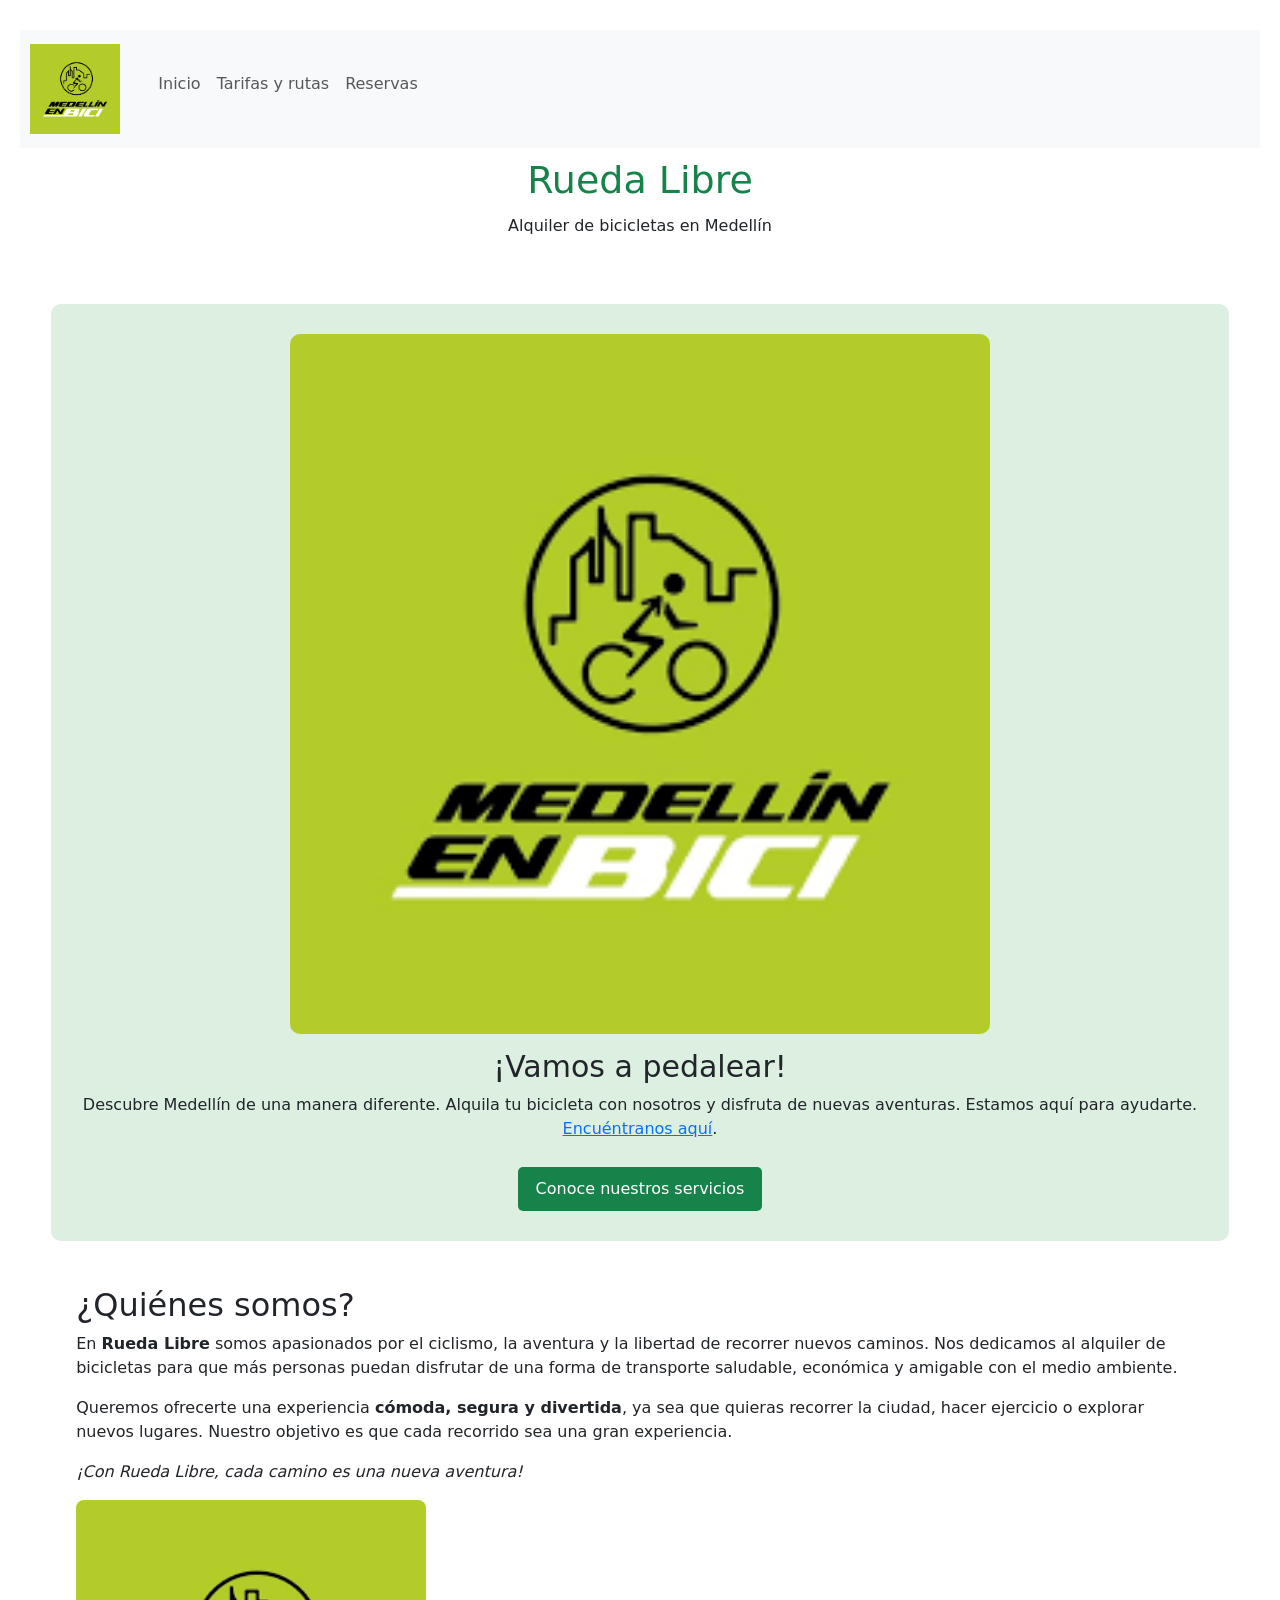
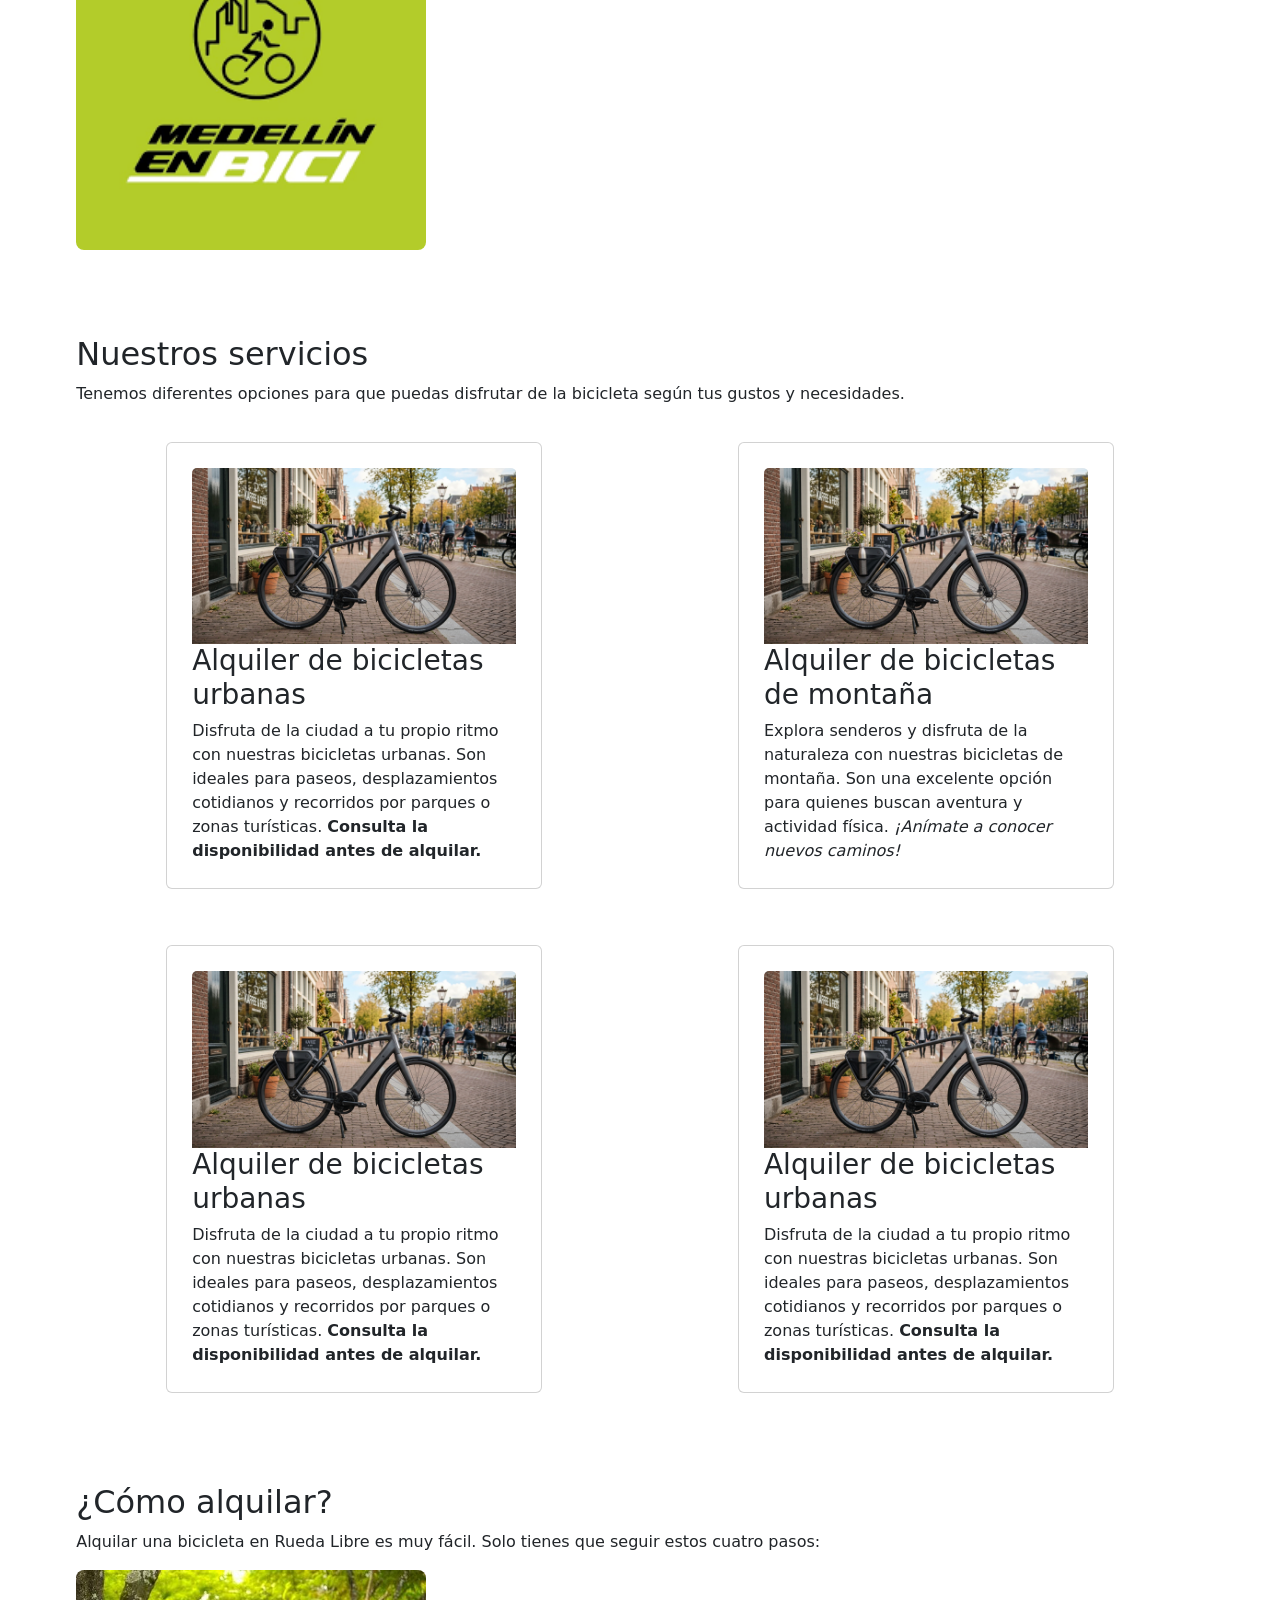
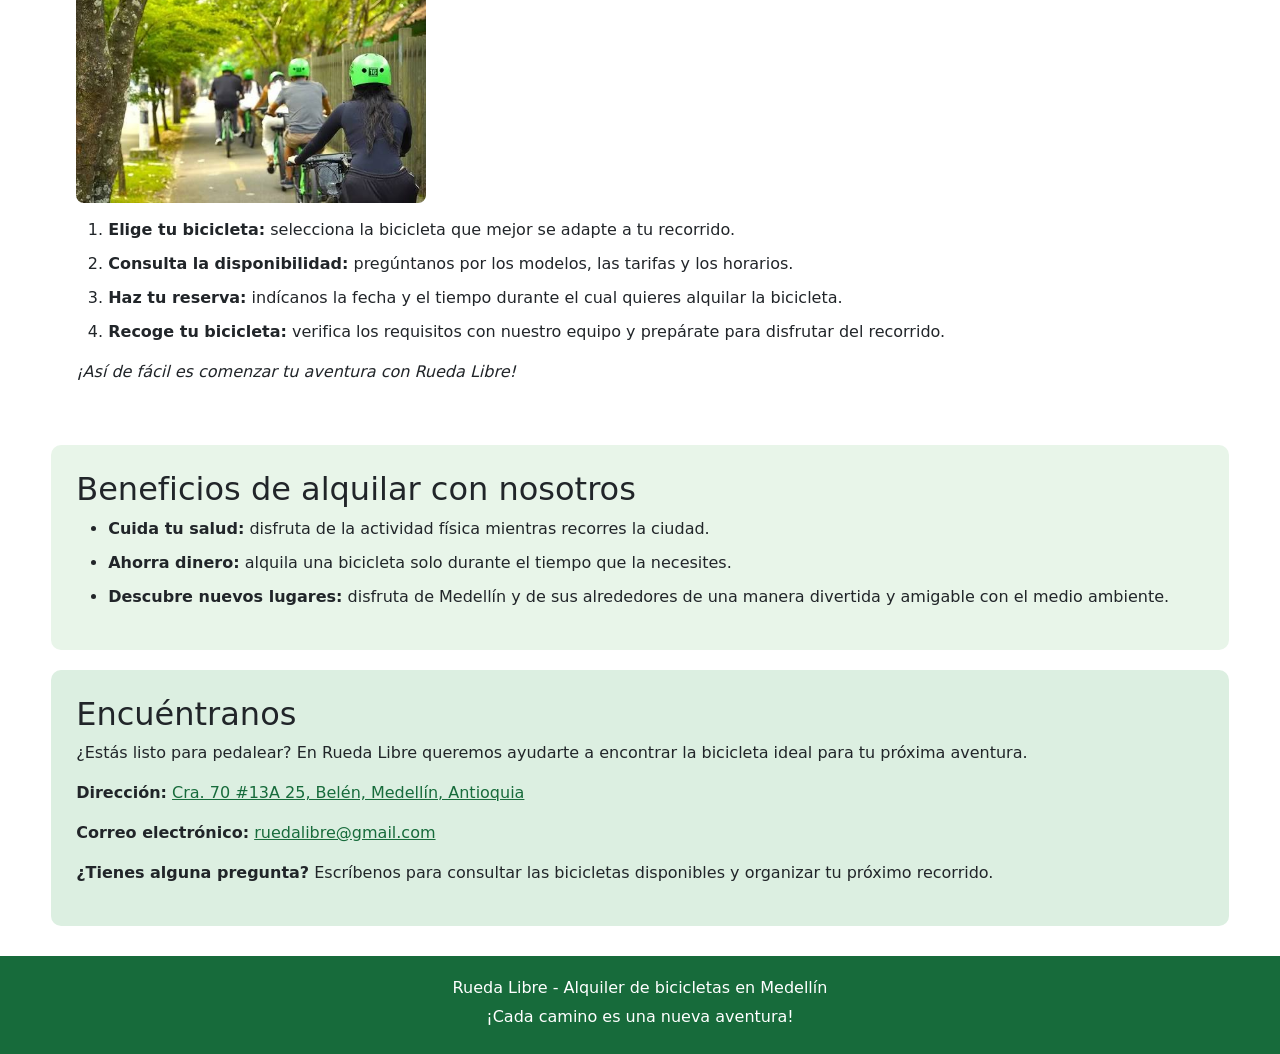
<file: index.html>
<!DOCTYPE html>
<html lang="es">

<head>
    <meta charset="UTF-8">
    <meta name="viewport" content="width=device-width, initial-scale=1.0">

    <title>Rueda Libre | Alquiler de bicicletas en Medellín</title>
    <link rel="stylesheet" href="css/styles.css">
    <link href="https://cdn.jsdelivr.net/npm/bootstrap@5.3.8/dist/css/bootstrap.min.css" rel="stylesheet" integrity="sha384-sRIl4kxILFvY47J16cr9ZwB07vP4J8+LH7qKQnuqkuIAvNWLzeN8tE5YBujZqJLB" crossorigin="anonymous">
</head>

<body>

    <header>
        <nav class="navbar navbar-expand-lg bg-body-tertiary">
            <a href="index.html">
                <img src="img/logo.png"
                alt="Logo de Rueda Libre">
            </a>
            <div class="container-fluid">
                <button class="navbar-toggler" type="button" data-bs-toggle="collapse" data-bs-target="#navbarNav" aria-controls="navbarNav" aria-expanded="false" aria-label="Toggle navigation">
                <span class="navbar-toggler-icon"></span>
                </button>
                <div class="collapse navbar-collapse" id="navbarNav">
                <ul class="navbar-nav">
                    <li class="nav-item"><a href="index.html" class="nav-link">Inicio</a></li>
                    <li class="nav-item"><a href="tarifas.html" class="nav-link">Tarifas y rutas</a></li>
                    <li class="nav-item"><a href="reservas.html" class="nav-link">Reservas</a></li>
                </ul>
                </div>
            </div>
        </nav>

        <h1>Rueda Libre</h1>
        <p>Alquiler de bicicletas en Medellín</p>
    </header>

    <main class="pagina-inicio">

        <section class="portada" id="titulo">
            <img src="img/logo.png" alt="Ciclista recorriendo Medellín en bicicleta" width="700">

            <h2>¡Vamos a pedalear!</h2>

            <p>
                Descubre Medellín de una manera diferente.
                Alquila tu bicicleta con nosotros y disfruta de nuevas aventuras.
                Estamos aquí para ayudarte.
                <a href="#encuentranos">Encuéntranos aquí</a>.
            </p>

            <a class="boton" href="#servicios">Conoce nuestros servicios</a>
        </section>

        <section id="somos">
            <h2>¿Quiénes somos?</h2>

            <p>
                En <strong>Rueda Libre</strong> somos apasionados por el ciclismo,
                la aventura y la libertad de recorrer nuevos caminos.
                Nos dedicamos al alquiler de bicicletas para que más personas
                puedan disfrutar de una forma de transporte saludable,
                económica y amigable con el medio ambiente.
            </p>

            <p>
                Queremos ofrecerte una experiencia
                <strong>cómoda, segura y divertida</strong>, ya sea que quieras
                recorrer la ciudad, hacer ejercicio o explorar nuevos lugares.
                Nuestro objetivo es que cada recorrido sea una gran experiencia.
            </p>

            <p>
                <em>¡Con Rueda Libre, cada camino es una nueva aventura!</em>
            </p>

            <img class="imagen-bici" src="img/logo.png" alt="Bicicleta lista para recorrer las calles de Medellín"
                width="350">
        </section>

        <section class="servicios">

            <h2>Nuestros servicios</h2>

            <p>
                Tenemos diferentes opciones para que puedas disfrutar
                de la bicicleta según tus gustos y necesidades.
            </p>

            <div class="cards">

                <section class="card col-md-4">
                    <img src="img/bicicletaUrbana.jpeg" alt="" class="card-img-top">
                    <div class="class-body">
                        <h3 class="card-title">Alquiler de bicicletas urbanas</h3>
                        <p class="card-text">Disfruta de la ciudad a tu propio ritmo con nuestras bicicletas
                            urbanas. Son ideales para paseos, desplazamientos cotidianos
                            y recorridos por parques o zonas turísticas.
                            <strong>Consulta la disponibilidad antes de alquilar.</strong>
                        </p>
                    </div>
                </section>

                <section class="card col-md-4">
                    <img src="img/bicicletaUrbana.jpeg" alt="" class="card-img-top">
                    <div class="class-body">
                        <h3 class="card-title">Alquiler de bicicletas de montaña</h3>
                        <p class="card-text">Explora senderos y disfruta de la naturaleza con nuestras
                            bicicletas de montaña. Son una excelente opción para quienes
                            buscan aventura y actividad física.
                            <em>¡Anímate a conocer nuevos caminos!</em>
                        </p>
                    </div>
                </section>

                <section class="card col-md-4">
                    <img src="img/bicicletaUrbana.jpeg" alt="" class="card-img-top">
                    <div class="class-body">
                        <h3 class="card-title">Alquiler de bicicletas urbanas</h3>
                        <p class="card-text">Disfruta de la ciudad a tu propio ritmo con nuestras bicicletas
                            urbanas. Son ideales para paseos, desplazamientos cotidianos
                            y recorridos por parques o zonas turísticas.
                            <strong>Consulta la disponibilidad antes de alquilar.</strong>
                        </p>
                    </div>
                </section>

                <section class="card col-md-4">
                    <img src="img/bicicletaUrbana.jpeg" alt="" class="card-img-top">
                    <div class="class-body">
                        <h3 class="card-title">Alquiler de bicicletas urbanas</h3>
                        <p class="card-text">Disfruta de la ciudad a tu propio ritmo con nuestras bicicletas
                            urbanas. Son ideales para paseos, desplazamientos cotidianos
                            y recorridos por parques o zonas turísticas.
                            <strong>Consulta la disponibilidad antes de alquilar.</strong>
                        </p>
                    </div>
                </section>

            </div>

        </section>

        <section id="alquilar">
            <h2>¿Cómo alquilar?</h2>

            <p>
                Alquilar una bicicleta en Rueda Libre es muy fácil.
                Solo tienes que seguir estos cuatro pasos:
            </p>

            <img class="imagen-ruta" src="img/ruta.jpeg" alt="Ruta rodeada de naturaleza para recorrer en bicicleta"
                width="350">

            <ol>
                <li>
                    <strong>Elige tu bicicleta:</strong>
                    selecciona la bicicleta que mejor se adapte a tu recorrido.
                </li>

                <li>
                    <strong>Consulta la disponibilidad:</strong>
                    pregúntanos por los modelos, las tarifas y los horarios.
                </li>

                <li>
                    <strong>Haz tu reserva:</strong>
                    indícanos la fecha y el tiempo durante el cual quieres
                    alquilar la bicicleta.
                </li>

                <li>
                    <strong>Recoge tu bicicleta:</strong>
                    verifica los requisitos con nuestro equipo y prepárate
                    para disfrutar del recorrido.
                </li>
            </ol>

            <p>
                <em>¡Así de fácil es comenzar tu aventura con Rueda Libre!</em>
            </p>
        </section>

        <section class="beneficios">
            <h2>Beneficios de alquilar con nosotros</h2>

            <ul>
                <li>
                    <strong>Cuida tu salud:</strong>
                    disfruta de la actividad física mientras recorres la ciudad.
                </li>

                <li>
                    <strong>Ahorra dinero:</strong>
                    alquila una bicicleta solo durante el tiempo que la necesites.
                </li>

                <li>
                    <strong>Descubre nuevos lugares:</strong>
                    disfruta de Medellín y de sus alrededores de una manera
                    divertida y amigable con el medio ambiente.
                </li>
            </ul>
        </section>

        <section id="encuentranos">
            <h2>Encuéntranos</h2>

            <p>
                ¿Estás listo para pedalear? En Rueda Libre queremos ayudarte
                a encontrar la bicicleta ideal para tu próxima aventura.
            </p>

            <p>
                <strong>Dirección:</strong>
                <a href="https://maps.app.goo.gl/23BAg7LuwF6t8zDn9" target="_blank" rel="noopener noreferrer">
                    Cra. 70 #13A 25, Belén, Medellín, Antioquia
                </a>
            </p>

            <p>
                <strong>Correo electrónico:</strong>
                <a href="mailto:ruedalibre@gmail.com">
                    ruedalibre@gmail.com
                </a>
            </p>

            <p>
                <strong>¿Tienes alguna pregunta?</strong>
                Escríbenos para consultar las bicicletas disponibles
                y organizar tu próximo recorrido.
            </p>
        </section>

    </main>

    <footer>
        <p>Rueda Libre - Alquiler de bicicletas en Medellín</p>
        <p>¡Cada camino es una nueva aventura!</p>
    </footer>

    <script src="https://cdn.jsdelivr.net/npm/bootstrap@5.3.8/dist/js/bootstrap.bundle.min.js"></script>
</body>

</html>
</file>
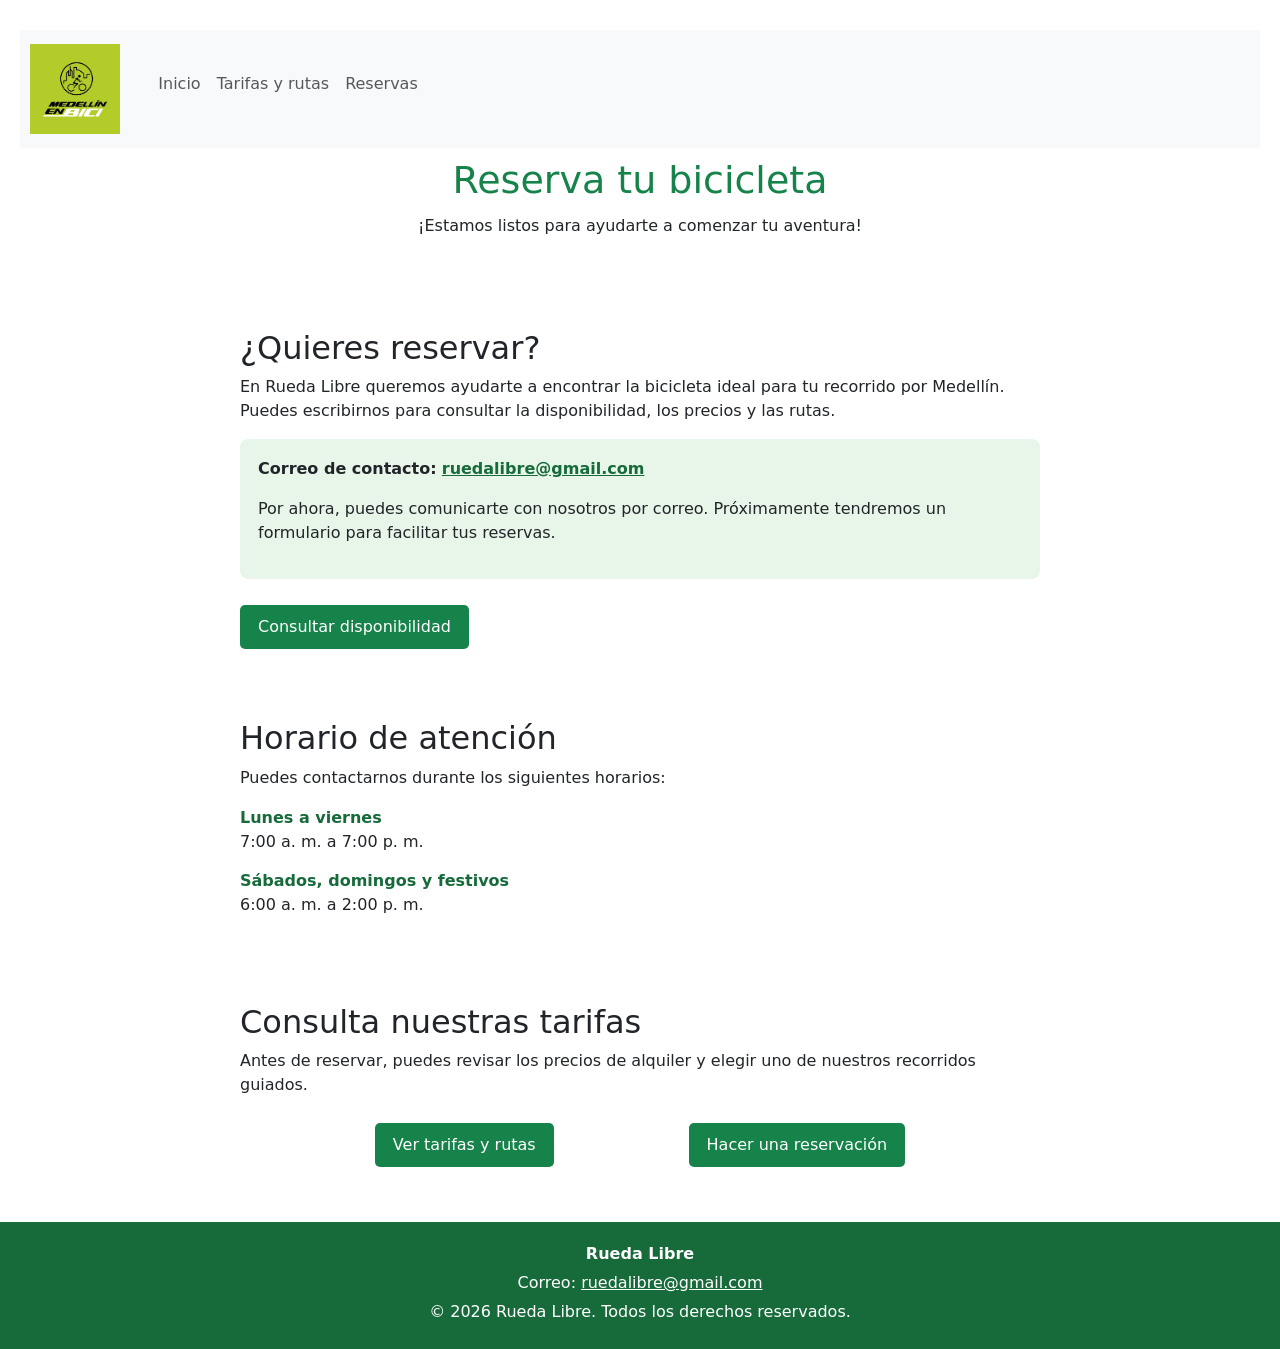
<file: reservas.html>
<!DOCTYPE html>
<html lang="es">

<head>
    <meta charset="UTF-8">
    <meta name="viewport" content="width=device-width, initial-scale=1.0">

    <meta name="description"
        content="Consulta cómo contactar a Rueda Libre y nuestros horarios de atención para reservar una bicicleta en Medellín.">
    <link rel="stylesheet" href="css/styles.css">
    <link rel="stylesheet" href="https://cdn.jsdelivr.net/npm/bootstrap@5.3.8/dist/css/bootstrap.min.css">

    <title>Reservas | Rueda Libre</title>

</head>

<body>

    <header>
        <nav class="navbar navbar-expand-lg bg-body-tertiary">
            <a href="index.html">
                <img src="img/logo.png"
                alt="Logo de Rueda Libre">
            </a>
            <div class="container-fluid">
                <button class="navbar-toggler" type="button" data-bs-toggle="collapse" data-bs-target="#navbarNav" aria-controls="navbarNav" aria-expanded="false" aria-label="Toggle navigation">
                <span class="navbar-toggler-icon"></span>
                </button>
                <div class="collapse navbar-collapse" id="navbarNav">
                <ul class="navbar-nav">
                    <li class="nav-item"><a href="index.html" class="nav-link">Inicio</a></li>
                    <li class="nav-item"><a href="tarifas.html" class="nav-link">Tarifas y rutas</a></li>
                    <li class="nav-item"><a href="reservas.html" class="nav-link">Reservas</a></li>
                </ul>
                </div>
            </div>
        </nav>
        
        <h1>Reserva tu bicicleta</h1>

        <p>¡Estamos listos para ayudarte a comenzar tu aventura!</p>
    </header>

    <main class="pagina-reservas">

        <section>
            <h2>¿Quieres reservar?</h2>

            <p>
                En Rueda Libre queremos ayudarte a encontrar la bicicleta
                ideal para tu recorrido por Medellín. Puedes escribirnos
                para consultar la disponibilidad, los precios y las rutas.
            </p>

            <address class="contacto">
                <p>
                    <strong>Correo de contacto:</strong>
                    <a href="mailto:ruedalibre@gmail.com">
                        ruedalibre@gmail.com
                    </a>
                </p>

                <p>
                    Por ahora, puedes comunicarte con nosotros por correo.
                    Próximamente tendremos un formulario para facilitar
                    tus reservas.
                </p>
            </address>

            <a class="boton" href="mailto:ruedalibre@gmail.com">
                Consultar disponibilidad
            </a>
        </section>

        <section>
            <h2>Horario de atención</h2>

            <p>
                Puedes contactarnos durante los siguientes horarios:
            </p>

            <dl>
                <dt>Lunes a viernes</dt>
                <dd>7:00 a. m. a 7:00 p. m.</dd>

                <dt>Sábados, domingos y festivos</dt>
                <dd>6:00 a. m. a 2:00 p. m.</dd>
            </dl>
        </section>

        <section>
            <h2>Consulta nuestras tarifas</h2>

            <p>
                Antes de reservar, puedes revisar los precios de alquiler
                y elegir uno de nuestros recorridos guiados.
            </p>
            <div class="botones">
                <button class="boton">
                    Ver tarifas y rutas
                </button>
                
                <button class="boton" data-bs-toggle="modal" data-bs-target="#exampleModal">
                    Hacer una reservación
                </button>
            </div>

            <div class="modal fade" id="exampleModal" tabindex="-1">

                <div class="modal-dialog modal-dialog-centered">

                    <div class="modal-content">

                        <div class="modal-header">
                            <h1 class="modal-title fs-5">
                                Reservación
                            </h1>

                            <button type="button"
                                class="btn-close"
                                data-bs-dismiss="modal"
                                aria-label="Cerrar">
                            </button>
                        </div>

                        <div class="modal-body">
                            <label for="">Fecha</label>
                            <input type="date" class="form-control">
                            <label for="">Tipo de Bicicleta</label>
                            <select name="" id="" class="form-select">
                                <option value="">Urbana</option>
                                <option value="">Montaña</option>
                                <option value="">Eléctrica</option>
                            </select>
                            <label for="">Recorrido</label>
                            <select name="" id="" class="form-select">
                                <option value="">Rio y parques</option>
                                <option value="">Sabores del barrio</option>
                                <option value="">Reto las Palmas</option>
                            </select>
                            <label for="">Cantidad de personas</label>
                            <input type="number" name="" id="" class="form-control">
                            <label for="">Comentarios</label>
                            <textarea name="" id="" class="form-control"></textarea>
                        </div>

                        <div class="modal-footer">
                            <button type="button"
                                class="btn btn-secondary"
                                data-bs-dismiss="modal">
                                Cerrar
                            </button>

                            <button type="button"
                                class="btn btn-success">
                                Reservar
                            </button>
                        </div>

                    </div>

                </div>

            </div>
            
        </section>

    </main>

    <footer>
        <p><strong>Rueda Libre</strong></p>

        <p>
            Correo:
            <a href="mailto:ruedalibre@gmail.com">
                ruedalibre@gmail.com
            </a>
        </p>

        <p>© 2026 Rueda Libre. Todos los derechos reservados.</p>
    </footer>

    <script src="https://cdn.jsdelivr.net/npm/bootstrap@5.3.8/dist/js/bootstrap.bundle.min.js"></script>
</body>

</html>
</file>
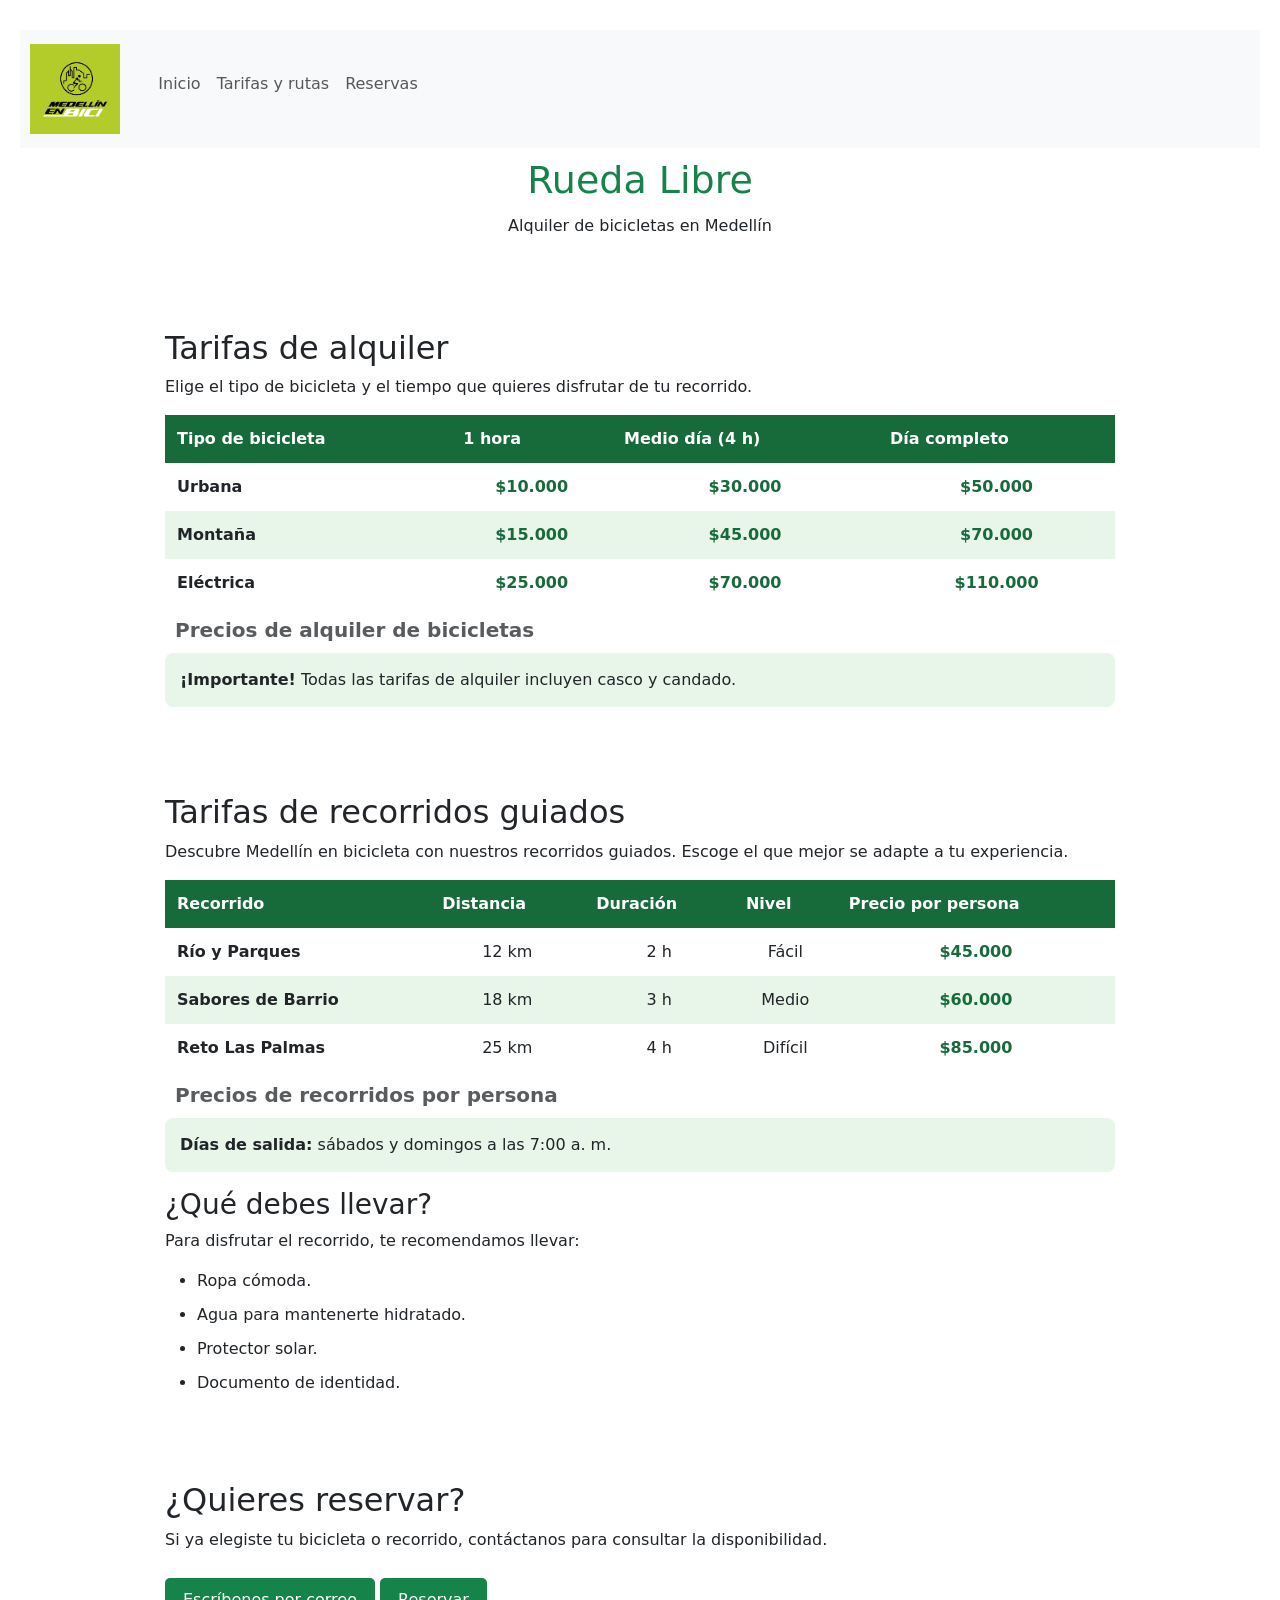
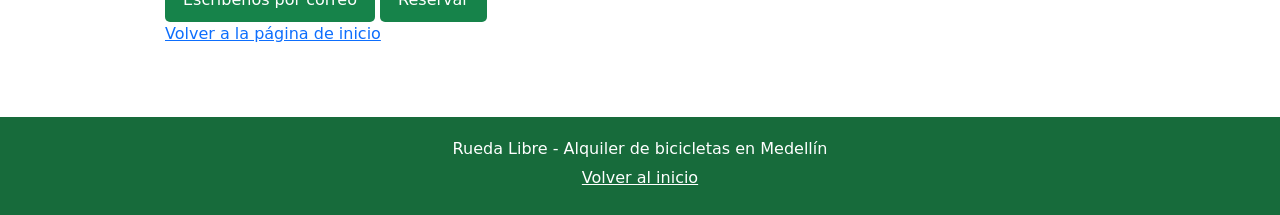
<file: tarifas.html>
<!DOCTYPE html>
<html lang="es">

<head>
    <meta charset="UTF-8">
    <meta name="viewport" content="width=device-width, initial-scale=1.0">

    <meta name="description"
        content="Consulta las tarifas de alquiler de bicicletas y recorridos guiados de Rueda Libre en Medellín.">

    <link rel="stylesheet" href="css/styles.css">
    <link rel="stylesheet" href="https://cdn.jsdelivr.net/npm/bootstrap@5.3.8/dist/css/bootstrap.min.css">

    <title>Tarifas | Rueda Libre Medellín</title>

</head>

<body>

    <header>
        <nav class="navbar navbar-expand-lg bg-body-tertiary">
            <a href="index.html">
                <img src="img/logo.png"
                alt="Logo de Rueda Libre">
            </a>
            <div class="container-fluid">
                <button class="navbar-toggler" type="button" data-bs-toggle="collapse" data-bs-target="#navbarNav" aria-controls="navbarNav" aria-expanded="false" aria-label="Toggle navigation">
                <span class="navbar-toggler-icon"></span>
                </button>
                <div class="collapse navbar-collapse" id="navbarNav">
                <ul class="navbar-nav">
                    <li class="nav-item"><a href="index.html" class="nav-link">Inicio</a></li>
                    <li class="nav-item"><a href="tarifas.html" class="nav-link">Tarifas y rutas</a></li>
                    <li class="nav-item"><a href="reservas.html" class="nav-link">Reservas</a></li>
                </ul>
                </div>
            </div>
        </nav>

        <h1>Rueda Libre</h1>
        <p>Alquiler de bicicletas en Medellín</p>
    </header>

    <main class="pagina-tarifas">

        <section id="alquiler">
            <h2>Tarifas de alquiler</h2>

            <p>
                Elige el tipo de bicicleta y el tiempo que quieres
                disfrutar de tu recorrido.
            </p>

            <table>
                <caption>Precios de alquiler de bicicletas</caption>

                <thead>
                    <tr>
                        <th scope="col">Tipo de bicicleta</th>
                        <th scope="col">1 hora</th>
                        <th scope="col">Medio día (4 h)</th>
                        <th scope="col">Día completo</th>
                    </tr>
                </thead>

                <tbody>
                    <tr>
                        <th scope="row">Urbana</th>
                        <td class="precio">$10.000</td>
                        <td class="precio">$30.000</td>
                        <td class="precio">$50.000</td>
                    </tr>

                    <tr>
                        <th scope="row">Montaña</th>
                        <td class="precio">$15.000</td>
                        <td class="precio">$45.000</td>
                        <td class="precio">$70.000</td>
                    </tr>

                    <tr>
                        <th scope="row">Eléctrica</th>
                        <td class="precio">$25.000</td>
                        <td class="precio">$70.000</td>
                        <td class="precio">$110.000</td>
                    </tr>
                </tbody>
            </table>

            <p class="nota">
                <strong>¡Importante!</strong>
                Todas las tarifas de alquiler incluyen casco y candado.
            </p>
        </section>

        <section id="recorridos">
            <h2>Tarifas de recorridos guiados</h2>

            <p>
                Descubre Medellín en bicicleta con nuestros recorridos
                guiados. Escoge el que mejor se adapte a tu experiencia.
            </p>

            <table>
                <caption>Precios de recorridos por persona</caption>

                <thead>
                    <tr>
                        <th scope="col">Recorrido</th>
                        <th scope="col">Distancia</th>
                        <th scope="col">Duración</th>
                        <th scope="col">Nivel</th>
                        <th scope="col">Precio por persona</th>
                    </tr>
                </thead>

                <tbody>
                    <tr>
                        <th scope="row">Río y Parques</th>
                        <td>12 km</td>
                        <td>2 h</td>
                        <td>Fácil</td>
                        <td class="precio">$45.000</td>
                    </tr>

                    <tr>
                        <th scope="row">Sabores de Barrio</th>
                        <td>18 km</td>
                        <td>3 h</td>
                        <td>Medio</td>
                        <td class="precio">$60.000</td>
                    </tr>

                    <tr>
                        <th scope="row">Reto Las Palmas</th>
                        <td>25 km</td>
                        <td>4 h</td>
                        <td>Difícil</td>
                        <td class="precio">$85.000</td>
                    </tr>
                </tbody>
            </table>

            <p class="nota">
                <strong>Días de salida:</strong>
                sábados y domingos a las 7:00 a. m.
            </p>

            <h3>¿Qué debes llevar?</h3>

            <p>Para disfrutar el recorrido, te recomendamos llevar:</p>

            <ul>
                <li>Ropa cómoda.</li>
                <li>Agua para mantenerte hidratado.</li>
                <li>Protector solar.</li>
                <li>Documento de identidad.</li>
            </ul>
        </section>

        <section>
            <h2>¿Quieres reservar?</h2>

            <p>
                Si ya elegiste tu bicicleta o recorrido, contáctanos
                para consultar la disponibilidad.
            </p>

            <a class="boton" href="mailto:ruedalibre@gmail.com">
                Escríbenos por correo
            </a>

            <a class="boton" href="reservas.html">
                Reservar
            </a>

            <p>
                <a href="../index.html">Volver a la página de inicio</a>
            </p>
        </section>

    </main>

    <footer>
        <p>Rueda Libre - Alquiler de bicicletas en Medellín</p>
        <p><a href="../index.html">Volver al inicio</a></p>
    </footer>

    <script src="https://cdn.jsdelivr.net/npm/bootstrap@5.3.8/dist/js/bootstrap.bundle.min.js"></script>

</body>

</html>
</file>
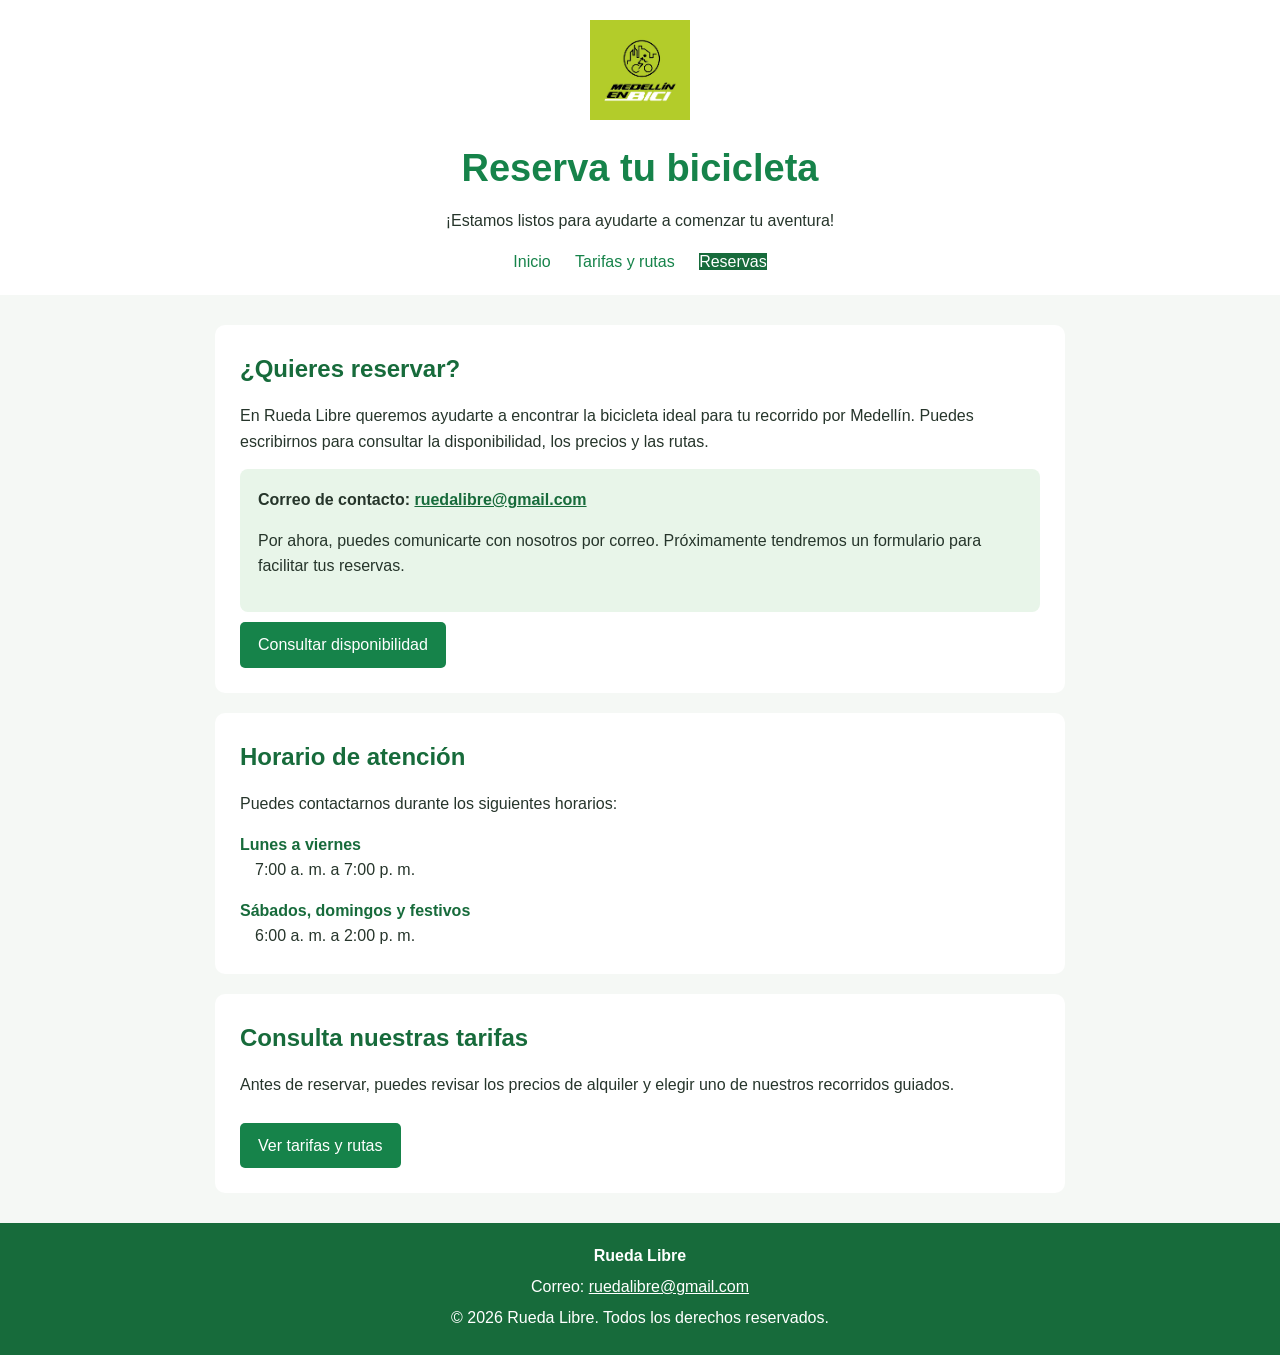
<file: pages/reservas.html>
<!DOCTYPE html>
<html lang="es">

<head>
    <meta charset="UTF-8">
    <meta name="viewport" content="width=device-width, initial-scale=1.0">

    <meta name="description"
        content="Consulta cómo contactar a Rueda Libre y nuestros horarios de atención para reservar una bicicleta en Medellín.">

    <title>Reservas | Rueda Libre</title>

    <style>
        * {
            margin: 0;
            padding: 0;
        }

        body {
            font-family: Arial, sans-serif;
            background-color: #f5f8f5;
            color: #26352b;
            line-height: 1.6;
        }

        header {
            background-color: #ffffff;
            text-align: center;
            padding: 20px;
        }

        header img {
            width: 100px;
            height: auto;
        }

        header h1 {
            color: #16834a;
            font-size: 38px;
            margin: 10px 0;
        }

        nav {
            margin-top: 10px;
        }

        nav a {
            color: #16834a;
            text-decoration: none;
            margin: 10px;
        }

        nav a:hover {
            text-decoration: underline;
        }

        main {
            width: 85%;
            max-width: 850px;
            margin: 30px auto;
        }

        section {
            background-color: white;
            padding: 25px;
            margin-bottom: 20px;
            border-radius: 10px;
        }

        h2 {
            color: #176b3b;
            margin-bottom: 15px;
        }

        p {
            margin-bottom: 15px;
        }

        .contacto {
            background-color: #e8f5e9;
            padding: 18px;
            border-radius: 8px;
        }

        .contacto a {
            color: #176b3b;
            font-weight: bold;
        }

        dl {
            margin-top: 15px;
        }

        dt {
            color: #176b3b;
            font-weight: bold;
            margin-top: 15px;
        }

        dd {
            margin-left: 15px;
        }

        .boton {
            display: inline-block;
            background-color: #16834a;
            color: white;
            padding: 10px 18px;
            border-radius: 5px;
            text-decoration: none;
            margin-top: 10px;
        }

        .boton:hover {
            background-color: #104d2a;
        }

        footer {
            background-color: #176b3b;
            color: white;
            text-align: center;
            padding: 20px;
            margin-top: 20px;
        }

        footer p {
            margin-bottom: 5px;
        }

        footer a {
            color: white;
        }

        .reservas {
            background: #176b3b;
            color: white;
        }

        @media (max-width: 600px) {
            header h1 {
                font-size: 30px;
            }

            nav a {
                display: inline-block;
                margin: 5px;
            }

            main {
                width: 92%;
            }

            section {
                padding: 18px;
            }
        }
    </style>
</head>

<body>

    <header>
        <a href="../index.html">
            <img src="../img/logo.png"
                alt="Logo de Rueda Libre">
        </a>

        <h1>Reserva tu bicicleta</h1>

        <p>¡Estamos listos para ayudarte a comenzar tu aventura!</p>

        <nav>
            <a href="../index.html">Inicio</a>
            <a href="tarifas.html">Tarifas y rutas</a>
            <a href="reservas.html" class="reservas">Reservas</a>
        </nav>
    </header>

    <main>

        <section>
            <h2>¿Quieres reservar?</h2>

            <p>
                En Rueda Libre queremos ayudarte a encontrar la bicicleta
                ideal para tu recorrido por Medellín. Puedes escribirnos
                para consultar la disponibilidad, los precios y las rutas.
            </p>

            <div class="contacto">
                <p>
                    <strong>Correo de contacto:</strong>
                    <a href="mailto:ruedalibre@gmail.com">
                        ruedalibre@gmail.com
                    </a>
                </p>

                <p>
                    Por ahora, puedes comunicarte con nosotros por correo.
                    Próximamente tendremos un formulario para facilitar
                    tus reservas.
                </p>
            </div>

            <a class="boton" href="mailto:ruedalibre@gmail.com">
                Consultar disponibilidad
            </a>
        </section>

        <section>
            <h2>Horario de atención</h2>

            <p>
                Puedes contactarnos durante los siguientes horarios:
            </p>

            <dl>
                <dt>Lunes a viernes</dt>
                <dd>7:00 a. m. a 7:00 p. m.</dd>

                <dt>Sábados, domingos y festivos</dt>
                <dd>6:00 a. m. a 2:00 p. m.</dd>
            </dl>
        </section>

        <section>
            <h2>Consulta nuestras tarifas</h2>

            <p>
                Antes de reservar, puedes revisar los precios de alquiler
                y elegir uno de nuestros recorridos guiados.
            </p>

            <a class="boton" href="tarifas.html">
                Ver tarifas y rutas
            </a>
        </section>

    </main>

    <footer>
        <p><strong>Rueda Libre</strong></p>

        <p>
            Correo:
            <a href="mailto:ruedalibre@gmail.com">
                ruedalibre@gmail.com
            </a>
        </p>

        <p>© 2026 Rueda Libre. Todos los derechos reservados.</p>
    </footer>

</body>

</html>
</file>
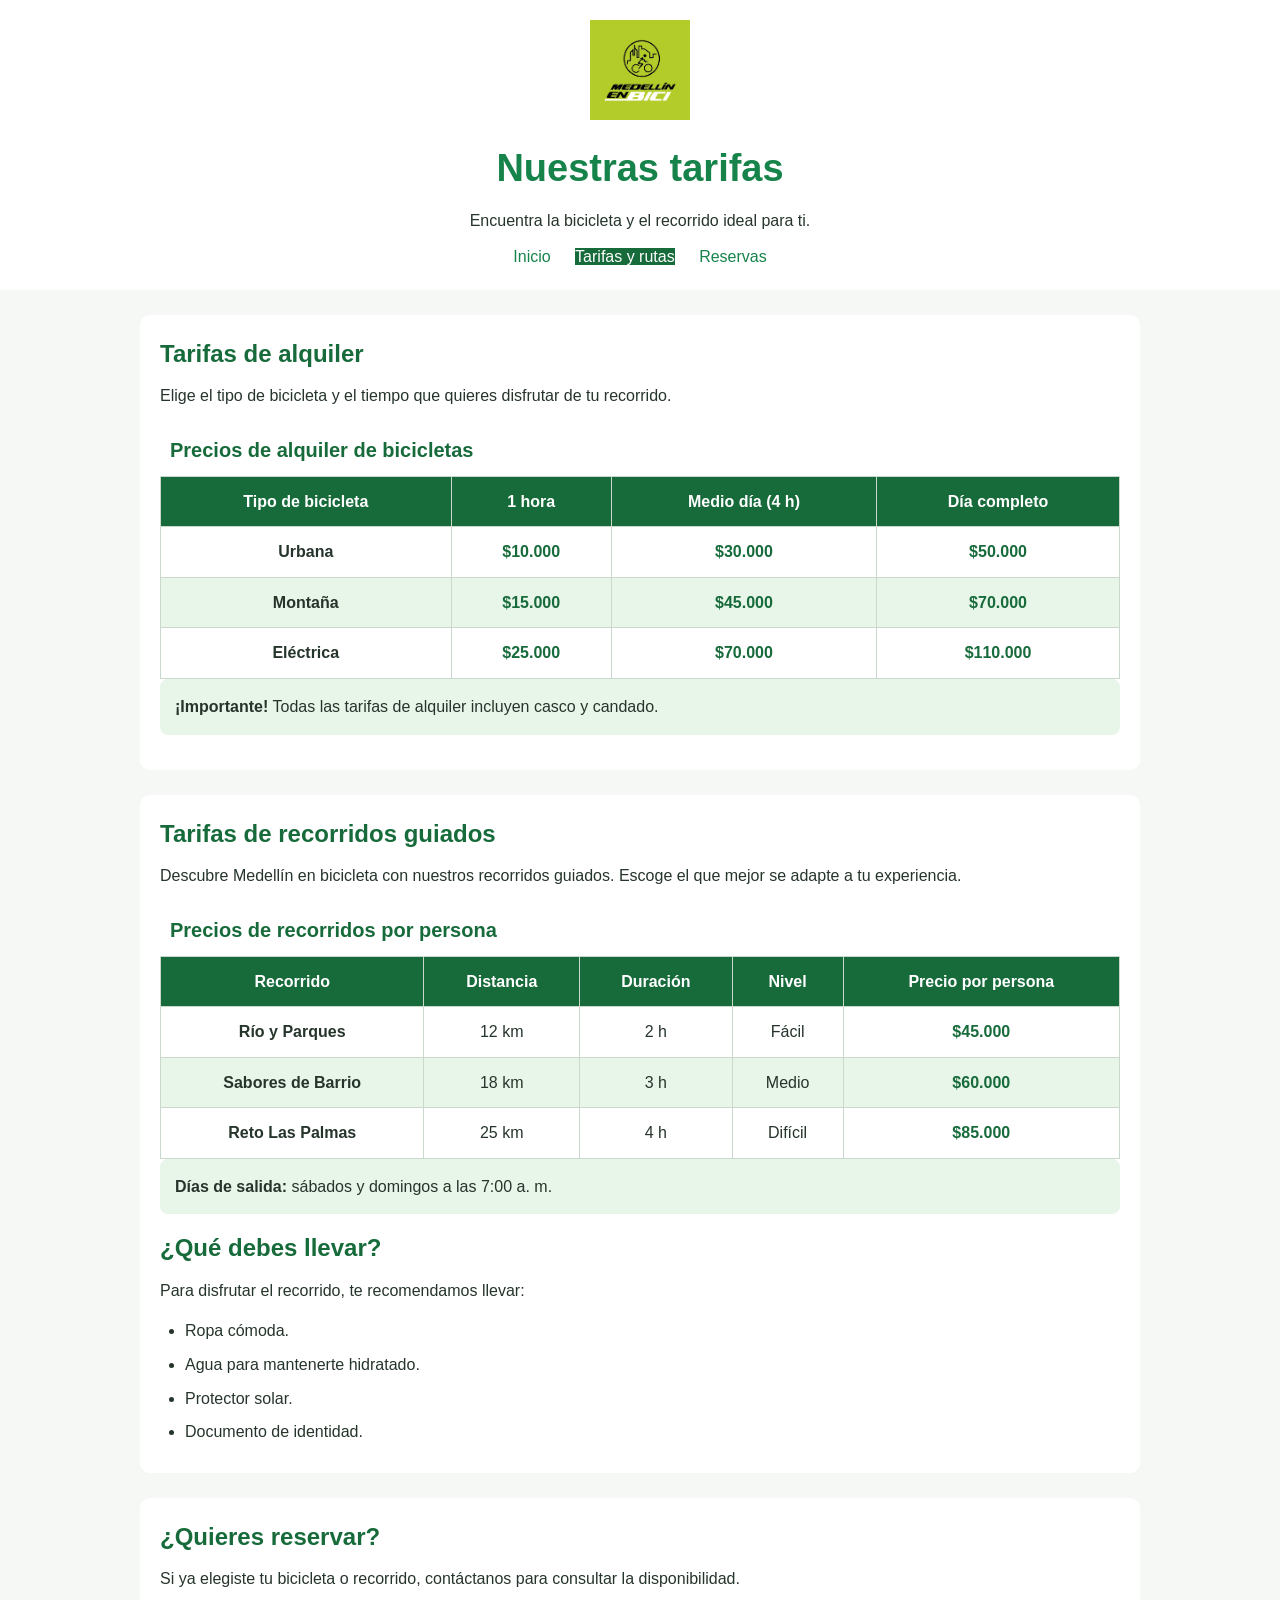
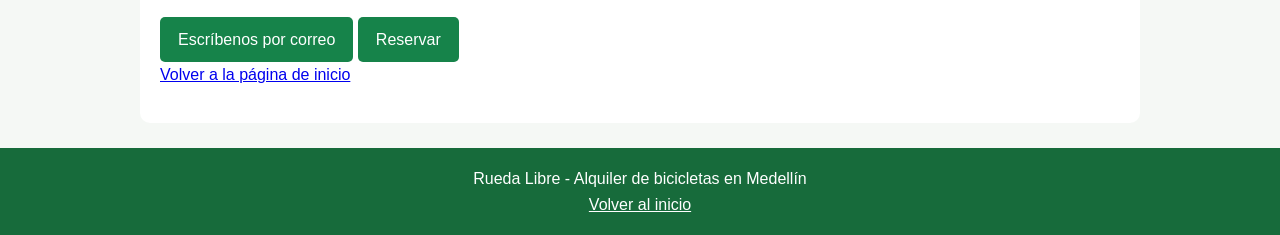
<file: pages/tarifas.html>
<!DOCTYPE html>
<html lang="es">

<head>
    <meta charset="UTF-8">
    <meta name="viewport" content="width=device-width, initial-scale=1.0">

    <meta name="description"
        content="Consulta las tarifas de alquiler de bicicletas y recorridos guiados de Rueda Libre en Medellín.">

    <title>Tarifas | Rueda Libre Medellín</title>

    <style>
        * {
            margin: 0;
            padding: 0;
        }

        body {
            font-family: Arial, sans-serif;
            background-color: #f5f8f5;
            color: #26352b;
            line-height: 1.6;
        }

        header {
            background-color: #ffffff;
            text-align: center;
            padding: 20px;
        }

        header img {
            width: 100px;
            height: auto;
        }

        header h1 {
            color: #16834a;
            font-size: 38px;
            margin: 10px 0;
        }

        nav {
            margin-top: 10px;
        }

        nav a {
            color: #16834a;
            text-decoration: none;
            margin: 10px;
        }

        nav a:hover {
            text-decoration: underline;
        }

        main {
            width: 90%;
            max-width: 1000px;
            margin: 25px auto;
        }

        section {
            background-color: white;
            padding: 20px;
            margin-bottom: 25px;
            border-radius: 10px;
        }

        h2 {
            color: #176b3b;
            margin-bottom: 10px;
        }

        section p {
            margin-bottom: 15px;
        }

        table {
            width: 100%;
            border-collapse: collapse;
            margin-top: 15px;
        }

        caption {
            font-size: 20px;
            font-weight: bold;
            color: #176b3b;
            padding: 10px;
            text-align: left;
        }

        th,
        td {
            border: 1px solid #cbd9cd;
            padding: 12px;
            text-align: center;
        }

        thead {
            background-color: #176b3b;
            color: white;
        }

        tbody tr:nth-child(even) {
            background-color: #e8f5e9;
        }

        .precio {
            font-weight: bold;
            color: #176b3b;
        }

        .nota {
            background-color: #e8f5e9;
            padding: 15px;
            border-radius: 8px;
        }

        ul {
            padding-left: 25px;
        }

        li {
            margin-bottom: 8px;
        }

        .boton {
            display: inline-block;
            background-color: #16834a;
            color: white;
            padding: 10px 18px;
            margin-top: 10px;
            border-radius: 5px;
            text-decoration: none;
        }

        .boton:hover {
            background-color: #104d2a;
        }

        .tarifas {
            background-color: #176b3b;
            color: white;
        }

        footer {
            background-color: #176b3b;
            color: white;
            text-align: center;
            padding: 18px;
            margin-top: 20px;
        }

        footer a {
            color: white;
        }

        @media (max-width: 600px) {
            header h1 {
                font-size: 30px;
            }

            nav a {
                display: inline-block;
                margin: 5px;
            }

            main {
                width: 95%;
            }

            section {
                padding: 10px;
                overflow-x: auto;
            }

            table {
                min-width: 500px;
            }
        }
    </style>
</head>

<body>

    <header>
        <a href="../index.html">
            <img src="../img/logo.png"
                alt="Logo de Rueda Libre">
        </a>

        <h1>Nuestras tarifas</h1>

        <p>Encuentra la bicicleta y el recorrido ideal para ti.</p>

        <nav>
            <a href="../index.html">Inicio</a>
            <a href="tarifas.html" class="tarifas">Tarifas y rutas</a>
            <a href="reservas.html">Reservas</a>
        </nav>
    </header>

    <main>

        <section id="alquiler">
            <h2>Tarifas de alquiler</h2>

            <p>
                Elige el tipo de bicicleta y el tiempo que quieres
                disfrutar de tu recorrido.
            </p>

            <table>
                <caption>Precios de alquiler de bicicletas</caption>

                <thead>
                    <tr>
                        <th scope="col">Tipo de bicicleta</th>
                        <th scope="col">1 hora</th>
                        <th scope="col">Medio día (4 h)</th>
                        <th scope="col">Día completo</th>
                    </tr>
                </thead>

                <tbody>
                    <tr>
                        <th scope="row">Urbana</th>
                        <td class="precio">$10.000</td>
                        <td class="precio">$30.000</td>
                        <td class="precio">$50.000</td>
                    </tr>

                    <tr>
                        <th scope="row">Montaña</th>
                        <td class="precio">$15.000</td>
                        <td class="precio">$45.000</td>
                        <td class="precio">$70.000</td>
                    </tr>

                    <tr>
                        <th scope="row">Eléctrica</th>
                        <td class="precio">$25.000</td>
                        <td class="precio">$70.000</td>
                        <td class="precio">$110.000</td>
                    </tr>
                </tbody>
            </table>

            <p class="nota">
                <strong>¡Importante!</strong>
                Todas las tarifas de alquiler incluyen casco y candado.
            </p>
        </section>

        <section id="recorridos">
            <h2>Tarifas de recorridos guiados</h2>

            <p>
                Descubre Medellín en bicicleta con nuestros recorridos
                guiados. Escoge el que mejor se adapte a tu experiencia.
            </p>

            <table>
                <caption>Precios de recorridos por persona</caption>

                <thead>
                    <tr>
                        <th scope="col">Recorrido</th>
                        <th scope="col">Distancia</th>
                        <th scope="col">Duración</th>
                        <th scope="col">Nivel</th>
                        <th scope="col">Precio por persona</th>
                    </tr>
                </thead>

                <tbody>
                    <tr>
                        <th scope="row">Río y Parques</th>
                        <td>12 km</td>
                        <td>2 h</td>
                        <td>Fácil</td>
                        <td class="precio">$45.000</td>
                    </tr>

                    <tr>
                        <th scope="row">Sabores de Barrio</th>
                        <td>18 km</td>
                        <td>3 h</td>
                        <td>Medio</td>
                        <td class="precio">$60.000</td>
                    </tr>

                    <tr>
                        <th scope="row">Reto Las Palmas</th>
                        <td>25 km</td>
                        <td>4 h</td>
                        <td>Difícil</td>
                        <td class="precio">$85.000</td>
                    </tr>
                </tbody>
            </table>

            <p class="nota">
                <strong>Días de salida:</strong>
                sábados y domingos a las 7:00 a. m.
            </p>

            <h2>¿Qué debes llevar?</h2>

            <p>Para disfrutar el recorrido, te recomendamos llevar:</p>

            <ul>
                <li>Ropa cómoda.</li>
                <li>Agua para mantenerte hidratado.</li>
                <li>Protector solar.</li>
                <li>Documento de identidad.</li>
            </ul>
        </section>

        <section>
            <h2>¿Quieres reservar?</h2>

            <p>
                Si ya elegiste tu bicicleta o recorrido, contáctanos
                para consultar la disponibilidad.
            </p>

            <a class="boton" href="mailto:ruedalibre@gmail.com">
                Escríbenos por correo
            </a>

            <a class="boton" href="reservas.html">
                Reservar
            </a>

            <p>
                <a href="../index.html">Volver a la página de inicio</a>
            </p>
        </section>

    </main>

    <footer>
        <p>Rueda Libre - Alquiler de bicicletas en Medellín</p>
        <p><a href="../index.html">Volver al inicio</a></p>
    </footer>

</body>

</html>
</file>
<file: css/styles.css>
/* =========================
   1. ESTILOS GENERALES
========================= */

* {
    margin: 0;
    padding: 0;
    box-sizing: border-box;
}

body {
    font-family: Arial, sans-serif;
    background-color: #f5f8f5;
    color: #26352b;
    line-height: 1.6;
}

img {
    max-width: 100%;
    height: auto;
}

h2 {
    color: #176b3b;
    margin-bottom: 1rem;
}

h3 {
    color: #287747;
    margin-top: 1.25rem;
    margin-bottom: 0.625rem;
}

p {
    margin-bottom: 0.9375rem;
}

ul,
ol {
    padding-left: 1.5625rem;
}

li {
    margin-bottom: 0.625rem;
}

/* =========================
   2. ENCABEZADO Y NAVEGACIÓN
========================= */

header {
    background-color: #ffffff;
    text-align: center;
    padding: 1.25rem;
}

header h1 {
    color: #16834a;
    font-size: clamp(1.75rem, 4vw, 2.375rem);
    margin: 0.625rem 0;
}

header img {
    width: 6.25rem;
    height: auto;
}

nav {
    display: flex;
    flex-wrap: wrap;
    justify-content: center;
    gap: 0.5rem;
    margin-top: 0.625rem;
}

nav a {
    color: #16834a;
    text-decoration: none;
    padding: 0.375rem 0.625rem;
    border-radius: 0.3125rem;
}

nav a:hover {
    text-decoration: underline;
}

/* =========================
   3. CONTENIDO PRINCIPAL
========================= */

main {
    width: min(92%, 75rem);
    margin: 1.875rem auto;
}

section {
    background-color: #ffffff;
    padding: clamp(1rem, 3vw, 1.5625rem);
    margin: 1.25rem auto;
    border-radius: 0.625rem;
}

/* =========================
   4. SERVICIOS
========================= */

.cards {
    display: flex;
    flex-wrap: wrap;
    gap: 1rem;
    align-items: stretch;
}

/* =========================
   5. BOTONES Y ENLACES
========================= */

.boton {
    border: none;
    display: inline-block;
    background-color: #16834a;
    margin-top: 0.625rem;
    border-radius: 0.3125rem;
    padding: 0.625rem 1.125rem;
    color: #ffffff;
    text-decoration: none;
}

.boton:hover {
    background-color: #104d2a;
}

/* =========================
   6. PIE DE PÁGINA
========================= */

footer {
    background-color: #176b3b;
    color: #ffffff;
    text-align: center;
    padding: 1.25rem;
    margin-top: 1.25rem;
}

footer p {
    margin-bottom: 0.3125rem;
}

footer a {
    color: #ffffff;
}

/* =========================
   7. PÁGINA DE INICIO
========================= */

.portada {
    background-color: #dcefe1;
    text-align: center;
    padding: clamp(1.25rem, 4vw, 1.875rem);
}

.portada img {
    display: block;
    width: 80%;
    max-width: 43.75rem;
    height: auto;
    border-radius: 0.625rem;
    margin: 0 auto 0.9375rem;
}

.portada h2 {
    font-size: clamp(1.5rem, 3.5vw, 1.875rem);
}

.imagen-bici,
.imagen-ruta {
    display: block;
    width: min(100%, 21.875rem);
    height: auto;
    border-radius: 0.5rem;
    margin: 0.9375rem 0;
}

.beneficios {
    background-color: #e8f5e9;
}

#encuentranos {
    background-color: #dcefe1;
}

#encuentranos a {
    color: #176b3b;
}

/* Enlaces de navegación activos */

.inicio,
.reservas,
.tarifas {
    background-color: #176b3b;
    color: #ffffff;
}

/* =========================
   8. PÁGINA DE RESERVAS
========================= */

main.pagina-reservas {
    max-width: 53.125rem;
}

.contacto {
    background-color: #e8f5e9;
    padding: 1.125rem;
    border-radius: 0.5rem;
    font-style: normal;
}

.contacto a {
    color: #176b3b;
    font-weight: bold;
}

dl {
    margin-top: 0.9375rem;
}

dt {
    color: #176b3b;
    font-weight: bold;
    margin-top: 0.9375rem;
}

dd {
    margin-left: 0.9375rem;
}

/* =========================
   9. PÁGINA DE TARIFAS
========================= */

main.pagina-tarifas {
    max-width: 62.5rem;
}

table {
    width: 100%;
    border-collapse: collapse;
    margin-top: 0.9375rem;
}

caption {
    font-size: 1.25rem;
    font-weight: bold;
    color: #176b3b;
    padding: 0.625rem;
    text-align: left;
}

th,
td {
    border: 1px solid #cbd9cd;
    padding: 0.75rem;
    text-align: center;
}

thead {
    background-color: #176b3b;
    color: #ffffff;
}

tbody tr:nth-child(even) {
    background-color: #e8f5e9;
}

.precio {
    font-weight: bold;
    color: #176b3b;
}

.nota {
    background-color: #e8f5e9;
    padding: 0.9375rem;
    border-radius: 0.5rem;
}

.botones {
    display: flex;
    justify-content: space-evenly;
}

/* =========================
   10. DISEÑO RESPONSIVE
========================= */

/* Pantallas pequeñas */

@media (max-width: 37.5rem) {
    main {
        width: 94%;
        margin: 1rem auto;
    }

    section {
        padding: 1rem;
        margin: 0.9375rem auto;
    }

    nav {
        gap: 0.25rem;
    }

    nav a {
        padding: 0.375rem 0.5rem;
    }

    .portada img {
        width: 100%;
    }

    main.pagina-inicio section {
        width: auto;
        margin: 0.9375rem 0;
        padding: 1rem;
    }

    main.pagina-reservas {
        width: 94%;
    }

    main.pagina-tarifas {
        width: 96%;
    }

    main.pagina-tarifas section {
        overflow-x: auto;
    }

    main.pagina-tarifas table {
        min-width: 31.25rem;
    }
}
</file>
